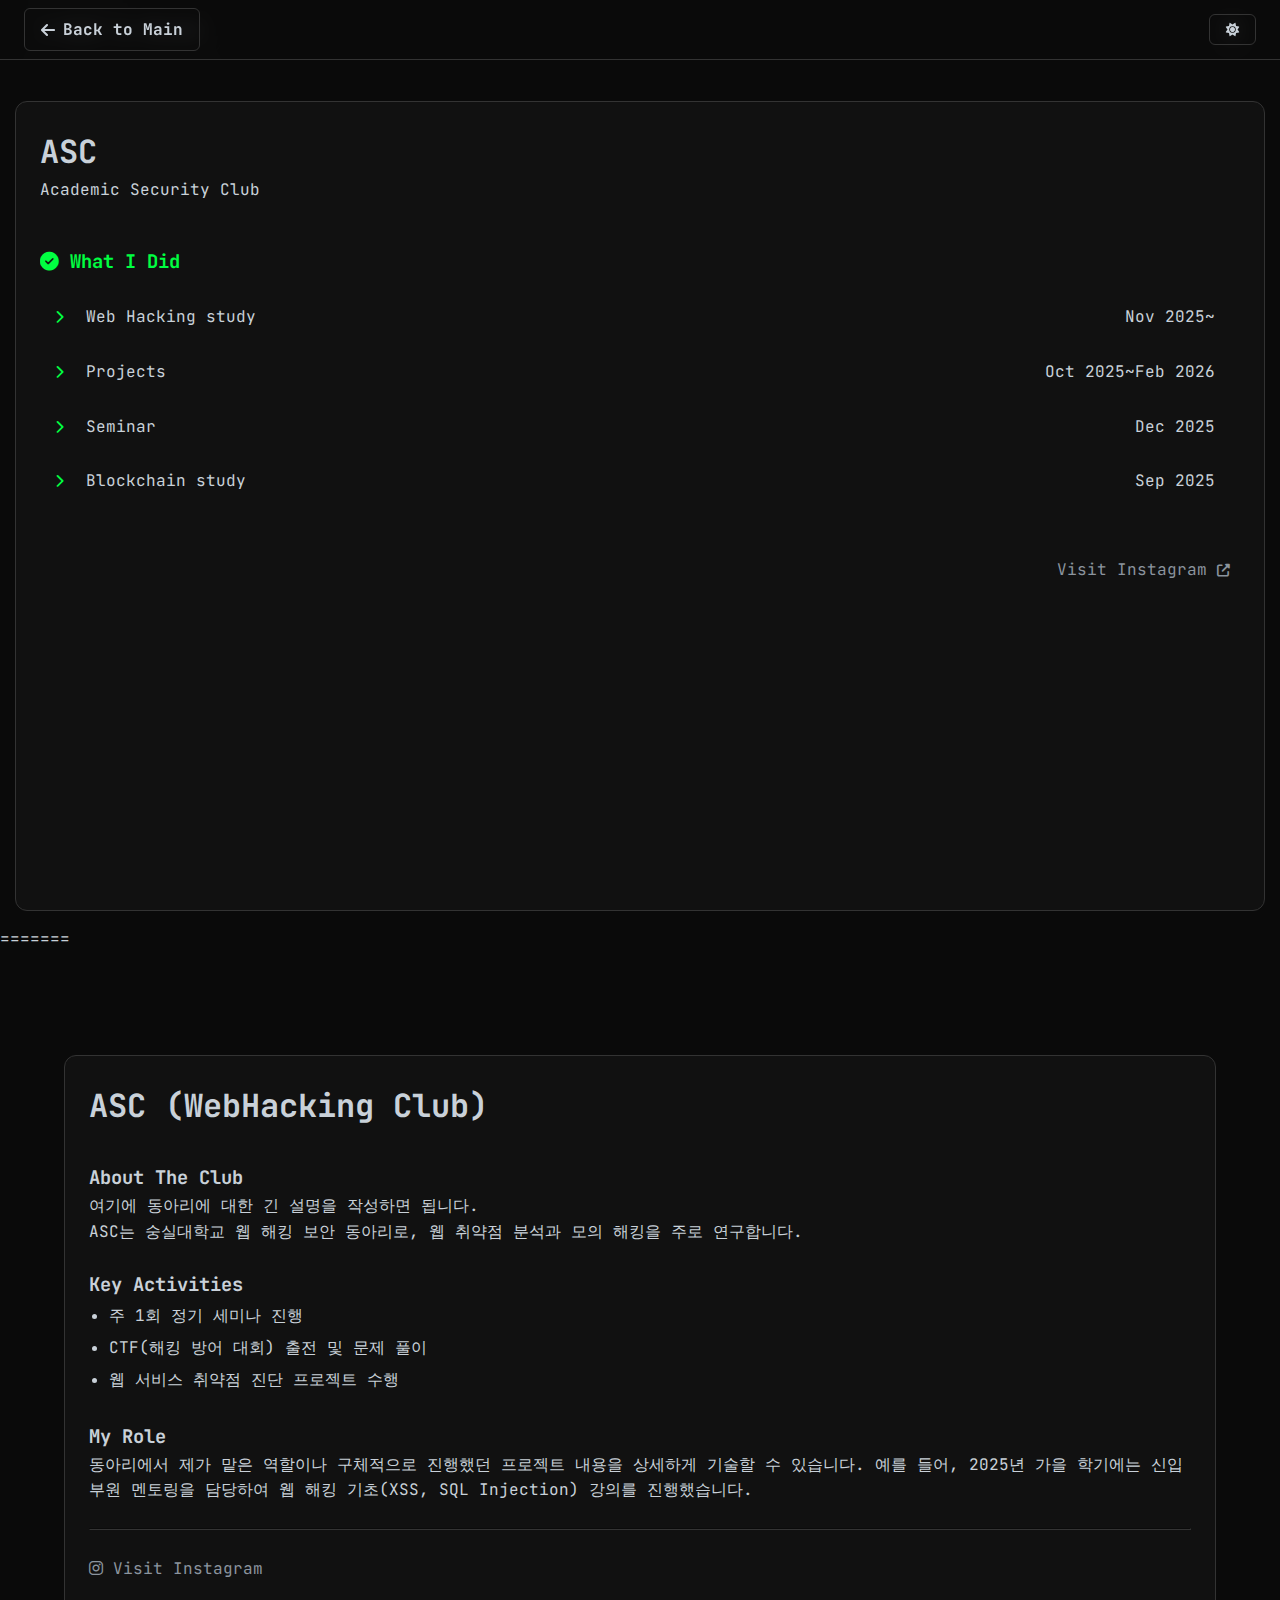
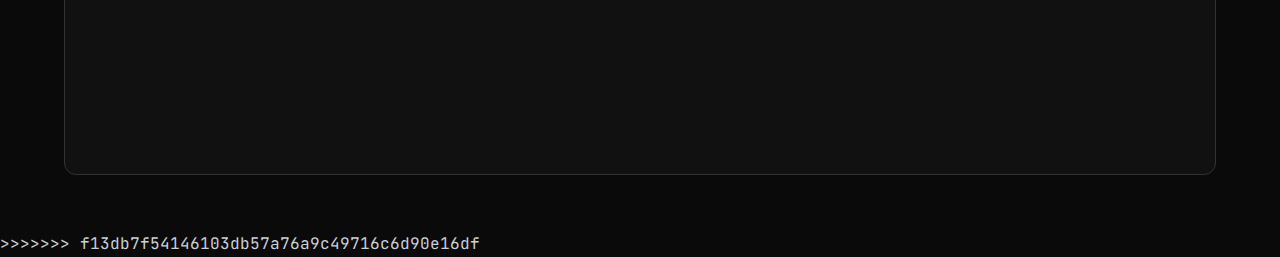
<file: asc_detail.html>
<<<<<<< HEAD
<!DOCTYPE html>
<html lang="en">
<head>
    <meta charset="UTF-8">
    <meta name="viewport" content="width=device-width, initial-scale=1.0">
    <title>Club Detail - ASC</title>
    
    <link rel="stylesheet" href="style.css">
    
    <link rel="preconnect" href="https://fonts.googleapis.com">
    <link rel="preconnect" href="https://fonts.gstatic.com" crossorigin>
    <link href="https://fonts.googleapis.com/css2?family=JetBrains+Mono:wght@100..800&display=swap" rel="stylesheet">
    <link rel="stylesheet" href="https://cdnjs.cloudflare.com/ajax/libs/font-awesome/6.4.0/css/all.min.css">
</head>

<body>
    <div class="scanlines"></div>

    <header id="hud-header">
        <div class="brand">
            <a href="index.html" class="hud-btn" style="text-decoration: none;">
                <i class="fas fa-arrow-left"></i> Back to Resume
            </a>
        </div>
        <nav class="hud-controls">
            <button id="themeBtn" class="hud-btn"><i class="fas fa-sun"></i></button>
        </nav>
    </header>

   <main class="bento-grid" style="
        max-width: none !important;
        width: 100%;
        height: calc(100vh - 60px);
        margin-top: 60px;
        padding: 15px;
        box-sizing: border-box;
        display: flex;
    ">
        
        <article class="card" style="
            width: 100%;
            height: 100%;
            display: flex;
            flex-direction: column;
            margin: 0;             
        ">
            
            <div class="card-header">
                <h1>ASC</h1>
                <span class="dimmed">Academic Security Club</span>
                <div class="deco-line" style="margin-top: 15px;"></div>
            </div>

            <div class="detail-content" style="
                margin-top: 30px; 
                flex: 1;
                overflow-y: auto;
                padding-right: 10px;
            ">

                <section>
    <h3 style="color: var(--primary); margin-bottom: 15px;">
        <i class="fas fa-check-circle"></i> What I Did
    </h3>

    <li class="accordion-item" onclick="toggleDetail(this)">
        <div class="accordion-header">
            <span>
                <i class="fas fa-chevron-right arrow-icon"></i> 
                Web Hacking study
            </span>
            <span class="dimmed">Nov 2025~</span>
        </div>
        
        <div class="accordion-body">
            <div class="detail-text">
                <ul class="clean-list">
                    <li>Cookie Sandwich Technique<span class="dimmed">Cookie Injection</span></li>
                    <li>Script Gadget Technique<span class="dimmed">DOM-based XSS</span></li>
                    <li>Impedance Mismatch Technique<span class="dimmed">SQL Injection</span></li>
                </ul>
            </div>
        </div>
    </li>

    <li class="accordion-item" style="margin-top: 5px;" onclick="toggleDetail(this)">
        <div class="accordion-header">
            <span>
                <i class="fas fa-chevron-right arrow-icon"></i> 
                Projects
            </span>
            <span class="dimmed">Oct 2025~Feb 2026</span>
        </div>
        
        <div class="accordion-body">
            <div class="detail-text">
                <ul class="clean-list">
                    <li>Linux Vulnerability Scanner<span class="dimmed">Bash Shell</span></li>
                    <li>React2shell Analysis<span class="dimmed">React</span></li>
                </ul>
            </div>
        </div>
    </li>

    <li class="accordion-item" style="margin-top: 5px;" onclick="toggleDetail(this)">
        <div class="accordion-header">
            <span>
                <i class="fas fa-chevron-right arrow-icon"></i> 
                Seminar
            </span>
            <span class="dimmed">Dec 2025</span>
        </div>
        
        <div class="accordion-body">
            <div class="detail-text">
                <ul class="clean-list">
                    <li>ASC & Swing Joint Seminar<span class="dimmed">2025.12.20</span></li>
                </ul>
            </div>
        </div>
    </li>
    <li class="accordion-item" style="margin-top: 5px;" onclick="toggleDetail(this)">
        <div class="accordion-header">
            <span>
                <i class="fas fa-chevron-right arrow-icon"></i> 
                Blockchain study
            </span>
            <span class="dimmed"> Sep 2025</span>
        </div>
        
        <div class="accordion-body">
            <div class="detail-text">
                <ul class="clean-list">
                    <li>Ethernaut Openzeppelin(1-11,17)<span class="dimmed">ethernaut CTF</span></li>
                    <li>CryptoZombies(Lesson 1,2)<span class="dimmed">Solidity</span></li>
                </ul>
            </div>
        </div>
    </li>

</section>

                <br><br>
                
                <div style="text-align: right;">
                    <a href="https://instagram.com/ssu_asc" target="_blank" class="social-btn" style="text-decoration: none; font-size: 1rem;">
                        Visit Instagram <i class="fas fa-external-link-alt" style="font-size: 0.8rem;"></i>
                    </a>
                </div>

            </div>
        </article>
    </main>

    <script src="script.js"></script>
    <style>
    
    /* [새로 추가된 부분] 리스트 아이템 정렬 및 줄바꿈 방지 */
    .clean-list {
        margin-top: 10px;
        padding-left: 10px; /* 들여쓰기 유지 */
    }
    
    .clean-list li {
        display: flex;               /* 양쪽 정렬을 위해 Flexbox 사용 */
        justify-content: space-between; /* 왼쪽 글자와 오른쪽 글자를 양 끝으로 */
        align-items: center;         /* 수직 중앙 정렬 */
        margin-bottom: 8px;          /* 항목 간 간격 */
    }

    /* 오른쪽 흐린 텍스트 (Bash Shell 등) 설정 */
    .clean-list li .dimmed {
        white-space: nowrap;  /* [핵심] 줄바꿈 절대 금지 */
        margin-left: 15px;    /* 왼쪽 글자와 최소한 이만큼은 떨어지게 */
        flex-shrink: 0;       /* 공간이 좁아져도 찌그러지지 않게 */
    }

    /* 기존 스타일들 */
    .accordion-item {
        display: block !important;
        cursor: pointer;
        transition: background-color 0.2s;
    }
    .accordion-item:hover {
        background-color: rgba(255, 255, 255, 0.03);
    }

    .accordion-header {
        display: flex; 
        justify-content: space-between; 
        align-items: center;
        width: 100%;
        padding: 12px 15px; 
        box-sizing: border-box; 
    }

    .accordion-body {
        max-height: 0;
        overflow: hidden;
        transition: max-height 0.3s ease-out;
        opacity: 0.8;
    }
    
    .detail-text {
        /* 들여쓰기 값 유지 */
        padding: 10px 15px 15px 0px; 
        font-size: 0.95em;
        line-height: 1.6;
        border-top: 1px dashed rgba(255, 255, 255, 0.1);
        margin-top: 0; 
    }

    .arrow-icon {
        margin-right: 12px;
        font-size: 0.85em;
        transition: transform 0.3s;
        color: var(--primary);
        transform-origin: center; 
    }
    .accordion-item.active .arrow-icon {
        transform: rotate(90deg);
    }
</style>

<script>
    function toggleDetail(element) {
        element.classList.toggle('active');
        
        var body = element.querySelector('.accordion-body');
        if (body.style.maxHeight) {
            body.style.maxHeight = null;
        } else {
            body.style.maxHeight = body.scrollHeight + "px";
        }
    }
</script>
</body>
=======
<!DOCTYPE html>
<html lang="en">
<head>
    <meta charset="UTF-8">
    <meta name="viewport" content="width=device-width, initial-scale=1.0">
    <title>Club Detail - ASC</title>
    
    <link rel="stylesheet" href="style.css">
    
    <link rel="preconnect" href="https://fonts.googleapis.com">
    <link rel="preconnect" href="https://fonts.gstatic.com" crossorigin>
    <link href="https://fonts.googleapis.com/css2?family=JetBrains+Mono:wght@100..800&display=swap" rel="stylesheet">
    <link rel="stylesheet" href="https://cdnjs.cloudflare.com/ajax/libs/font-awesome/6.4.0/css/all.min.css">
</head>

<body>
    <div class="scanlines"></div>

    <header id="hud-header">
        <div class="brand">
            <a href="index.html" class="hud-btn" style="text-decoration: none;">
                <i class="fas fa-arrow-left"></i> Back to Main
            </a>
        </div>
        
        <nav class="hud-controls">
            <button id="themeBtn" class="hud-btn" aria-label="Toggle Theme">
                <i class="fas fa-sun"></i>
            </button>
        </nav>
    </header>

    <main class="bento-grid" style="grid-template-columns: 1fr; grid-template-areas: 'content';">
        
        <article class="card" style="grid-area: content; min-height: 80vh;">
            <div class="card-header">
                <h1>ASC (WebHacking Club)</h1>
                <div class="deco-line"></div>
            </div>

            <div class="detail-content" style="margin-top: 2rem; color: var(--secondary);">
                
                <h3>About The Club</h3>
                <p>
                    여기에 동아리에 대한 긴 설명을 작성하면 됩니다.<br>
                    ASC는 숭실대학교 웹 해킹 보안 동아리로, 웹 취약점 분석과 모의 해킹을 주로 연구합니다.
                </p>
                <br>
                
                <h3>Key Activities</h3>
                <ul style="padding-left: 20px; line-height: 2;">
                    <li>주 1회 정기 세미나 진행</li>
                    <li>CTF(해킹 방어 대회) 출전 및 문제 풀이</li>
                    <li>웹 서비스 취약점 진단 프로젝트 수행</li>
                </ul>
                <br>

                <h3>My Role</h3>
                <p>
                    동아리에서 제가 맡은 역할이나 구체적으로 진행했던 프로젝트 내용을 상세하게 기술할 수 있습니다.
                    예를 들어, 2025년 가을 학기에는 신입 부원 멘토링을 담당하여 웹 해킹 기초(XSS, SQL Injection) 강의를 진행했습니다.
                </p>
                
                <br>
                <hr style="border-color: var(--border); opacity: 0.3;">
                <br>

                <div class="links">
                    <a href="https://instagram.com/ssu_asc" target="_blank" class="social-btn" style="text-decoration: none;">
                        <i class="fab fa-instagram"></i> Visit Instagram
                    </a>
                </div>

            </div>
        </article>

    </main>

    <script src="script.js"></script>
</body>
>>>>>>> f13db7f54146103db57a76a9c49716c6d90e16df
</html>
</file>
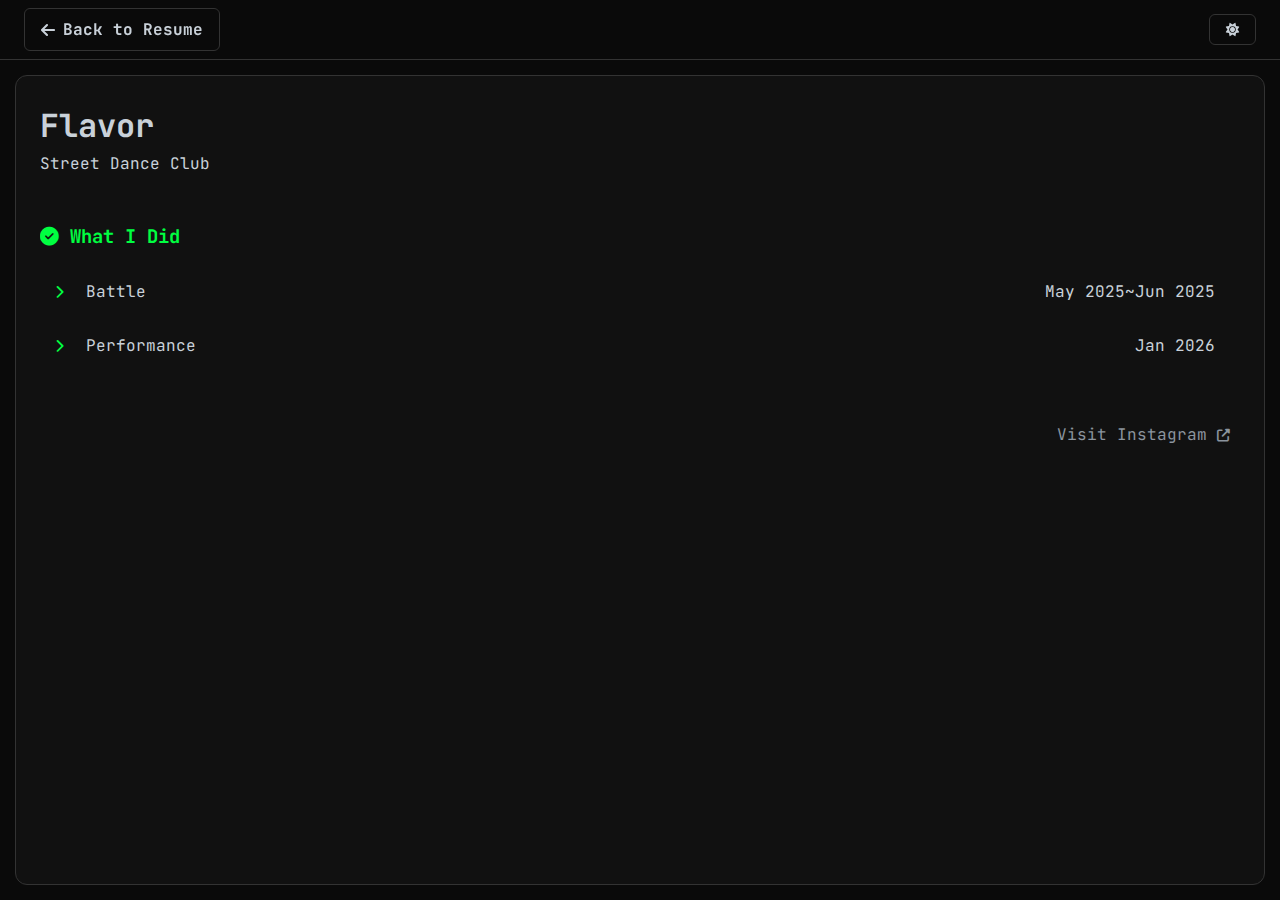
<file: flavor_detail.html>
<!DOCTYPE html>
<html lang="en">
<head>
    <meta charset="UTF-8">
    <meta name="viewport" content="width=device-width, initial-scale=1.0">
    <title>Club Detail - Flavor</title>
    
    <link rel="stylesheet" href="style.css">
    
    <link rel="preconnect" href="https://fonts.googleapis.com">
    <link rel="preconnect" href="https://fonts.gstatic.com" crossorigin>
    <link href="https://fonts.googleapis.com/css2?family=JetBrains+Mono:wght@100..800&display=swap" rel="stylesheet">
    <link rel="stylesheet" href="https://cdnjs.cloudflare.com/ajax/libs/font-awesome/6.4.0/css/all.min.css">
</head>

<body>
    <div class="scanlines"></div>

    <header id="hud-header">
        <div class="brand">
            <a href="index.html" class="hud-btn" style="text-decoration: none;">
                <i class="fas fa-arrow-left"></i> Back to Resume
            </a>
        </div>
        <nav class="hud-controls">
            <button id="themeBtn" class="hud-btn"><i class="fas fa-sun"></i></button>
        </nav>
    </header>

   <main class="bento-grid" style="
        max-width: none !important;
        width: 100%;
        height: calc(100vh - 60px);
        margin-top: 60px;
        padding: 15px;
        box-sizing: border-box;
        display: flex;
    ">
        
        <article class="card" style="
            width: 100%;
            height: 100%;
            display: flex;
            flex-direction: column;
            margin: 0;             
        ">
            
            <div class="card-header">
                <h1>Flavor</h1>
                <span class="dimmed">Street Dance Club</span>
                <div class="deco-line" style="margin-top: 15px;"></div>
            </div>

            <div class="detail-content" style="
                margin-top: 30px; 
                flex: 1;
                overflow-y: auto;
                padding-right: 10px;
            ">

                <section>
                    <h3 style="color: var(--primary); margin-bottom: 15px;">
                        <i class="fas fa-check-circle"></i> What I Did
                    </h3>

                    <li class="accordion-item" onclick="toggleDetail(this)">
                        <div class="accordion-header">
                            <span>
                                <i class="fas fa-chevron-right arrow-icon"></i> 
                                Battle
                            </span>
                            <span class="dimmed">May 2025~Jun 2025</span>
                        </div>
                        
                        <div class="accordion-body">
                            <div class="detail-text">
                                <ul class="clean-list">
                                    <li>
                                        <span>ROF(Winner)</span>
                                        
                                        <a href="https://www.youtube.com/watch?v=mZ-XEEZqCHo" target="_blank" class="yt-link">
                                            <i class="fab fa-youtube"></i> Watch
                                        </a>
                                    </li>
                                    <li>
                                        <span>FOF(Round of 12)</span>
                                        <a href="https://www.youtube.com/watch?v=ihZwH00fPTU" target="_blank" class="yt-link">
                                            <i class="fab fa-youtube"></i> Watch
                                        </a>
                                    </li>
                                </ul>
                            </div>
                        </div>
                    </li>

                    <li class="accordion-item" style="margin-top: 5px;" onclick="toggleDetail(this)">
                        <div class="accordion-header">
                            <span>
                                <i class="fas fa-chevron-right arrow-icon"></i> 
                                Performance
                            </span>
                            <span class="dimmed">Jan 2026</span>
                        </div>
                        
                        <div class="accordion-body">
                            <div class="detail-text">
                                <ul class="clean-list">
                                    <li>
                                        <span>27th Gen Performance</span>
                                        <a href="https://www.youtube.com/watch?v=KH5xI_ClqHg" target="_blank" class="yt-link">
                                            <i class="fab fa-youtube"></i> Watch
                                        </a>
                                    </li>
                                    <li>
                                        <span>Breaking</span>
                                        <a href="https://www.youtube.com/watch?v=EbcXJz660Cg" target="_blank" class="yt-link">
                                            <i class="fab fa-youtube"></i> Watch
                                        </a>
                                    </li>
                                </ul>
                            </div>
                        </div>
                    </li>

                </section>

                <br><br>
                
                <div style="text-align: right;">
                    <a href="https://instagram.com/ssu_flavor" target="_blank" class="social-btn" style="text-decoration: none; font-size: 1rem;">
                        Visit Instagram <i class="fas fa-external-link-alt" style="font-size: 0.8rem;"></i>
                    </a>
                </div>

            </div>
        </article>
    </main>

    <script src="script.js"></script>
    <style>
    
    /* 리스트 스타일 (기존 유지) */
    .clean-list {
        margin-top: 10px;
        padding-left: 10px;
    }
    
    .clean-list li {
        display: flex;
        justify-content: space-between;
        align-items: center;
        margin-bottom: 8px;
    }

    /* 유튜브 링크 스타일 */
    .yt-link {
        color: #888;          /* 기본 회색 */
        text-decoration: none;
        font-size: 0.9em;
        transition: color 0.2s;
        
        white-space: nowrap;  /* 줄바꿈 방지 */
        margin-left: 15px;
        flex-shrink: 0;
    }

    .yt-link:hover {
        color: #ff0000;       /* 호버 시 유튜브 빨간색 */
        text-shadow: 0 0 5px rgba(255, 0, 0, 0.3);
    }
    
    .yt-link i {
        margin-right: 4px;
    }

    /* 아코디언 관련 스타일 (ASC와 동일) */
    .accordion-item {
        display: block !important;
        cursor: pointer;
        transition: background-color 0.2s;
    }
    .accordion-item:hover {
        background-color: rgba(255, 255, 255, 0.03);
    }

    .accordion-header {
        display: flex; 
        justify-content: space-between; 
        align-items: center;
        width: 100%;
        padding: 12px 15px; 
        box-sizing: border-box; 
    }

    .accordion-body {
        max-height: 0;
        overflow: hidden;
        transition: max-height 0.3s ease-out;
        opacity: 0.8;
    }
    
    .detail-text {
        padding: 10px 15px 15px 0px; 
        font-size: 0.95em;
        line-height: 1.6;
        border-top: 1px dashed rgba(255, 255, 255, 0.1);
        margin-top: 0; 
    }

    .arrow-icon {
        margin-right: 12px;
        font-size: 0.85em;
        transition: transform 0.3s;
        color: var(--primary);
        transform-origin: center; 
    }
    .accordion-item.active .arrow-icon {
        transform: rotate(90deg);
    }
</style>

<script>
    function toggleDetail(element) {
        // 클릭한 대상이 링크(a 태그)라면 아코디언 토글을 하지 않음
        if(event.target.closest('a')) return;

        element.classList.toggle('active');
        
        var body = element.querySelector('.accordion-body');
        if (body.style.maxHeight) {
            body.style.maxHeight = null;
        } else {
            body.style.maxHeight = body.scrollHeight + "px";
        }
    }
</script>
</body>
</html>
</file>
<file: style.css>
/*... 기존 Design Tokens 및 설정 유지... */
:root {
    --bg-core: #0a0a0a;
    --bg-card: #111111;
    --bg-card-hover: #161616;
    --border: #333333;
    --primary: #00ff41; 
    --secondary: #c9d1d9;
    --muted: #8b949e;
    --accent-red: #ff003c; 
    --accent-blue: #00f0ff; 
    --font-mono: 'JetBrains Mono', monospace;
    --gap: 16px;
    --radius: 12px;
}

* { box-sizing: border-box; margin: 0; padding: 0; }
body { background-color: var(--bg-core); color: var(--secondary); font-family: var(--font-mono); line-height: 1.6; overflow-x: hidden; min-height: 100vh; display: flex; flex-direction: column; transition: background-color 0.3s, color 0.3s; }

/*... Scrollbar, HUD Header 스타일 유지... */
::-webkit-scrollbar { width: 8px; }
::-webkit-scrollbar-track { background: var(--bg-core); }
::-webkit-scrollbar-thumb { background: var(--border); border-radius: 4px; }
::-webkit-scrollbar-thumb:hover { background: var(--primary); }

#hud-header { position: fixed; top: 0; width: 100%; height: 60px; background: rgba(10, 10, 10, 0.8); backdrop-filter: blur(10px); border-bottom: 1px solid var(--border); display: flex; justify-content: space-between; align-items: center; padding: 0 24px; z-index: 1000; }
.brand { display: flex; align-items: center; gap: 10px; font-weight: 700; }
.status-indicator { width: 10px; height: 10px; background: var(--primary); border-radius: 50%; box-shadow: 0 0 10px var(--primary); animation: pulse 2s infinite; }
.hud-btn { background: transparent; border: 1px solid var(--border); color: var(--secondary); padding: 8px 16px; border-radius: 6px; cursor: pointer; font-family: var(--font-mono); display: flex; align-items: center; gap: 8px; transition: all 0.2s ease; }
.hud-btn:hover { border-color: var(--primary); color: var(--primary); background: rgba(0, 255, 65, 0.05); }
.shortcut-hint { font-size: 0.75rem; opacity: 0.6; background: #333; padding: 2px 6px; border-radius: 4px; display: none; }
@media (min-width: 768px) {.shortcut-hint { display: inline-block; } }

/*... Bento Grid 스타일 유지... */
.bento-grid { margin-top: 80px; padding: 24px; max-width: 1200px; margin-left: auto; margin-right: auto; display: grid; gap: var(--gap); grid-template-columns: 1fr; grid-template-areas: "profile" "stats" "projects" "stack" "activity" "awards" "social"; }
@media (min-width: 768px) {.bento-grid { grid-template-columns: repeat(4, 1fr); grid-template-rows: auto auto auto; grid-template-areas: "profile profile stats stats" "stack projects projects projects" "activity projects projects projects" "awards awards social social"; } }

/*... Card 스타일 유지... */
.card { background: var(--bg-card); border: 1px solid var(--border); border-radius: var(--radius); padding: 24px; position: relative; overflow: hidden; transition: transform 0.2s, border-color 0.2s, box-shadow 0.2s; }
.card:hover { transform: translateY(-2px); border-color: var(--primary); box-shadow: 0 4px 20px rgba(0, 0, 0, 0.5); }
.profile-card { display: flex; flex-direction: column; justify-content: center; min-height: 280px; background: linear-gradient(145deg, var(--bg-card) 0%, #1a1a1a 100%); }
.glitch { font-size: 3.5rem; font-weight: 800; color: var(--secondary); position: relative; }
.glitch::before,.glitch::after { content: attr(data-text); position: absolute; top: 0; left: 0; width: 100%; height: 100%; background: var(--bg-card); }
.glitch::before { left: 2px; text-shadow: -1px 0 var(--accent-red); clip-path: inset(44% 0 61% 0); animation: glitch-anim-1 2.5s infinite linear alternate-reverse; }
.glitch::after { left: -2px; text-shadow: -1px 0 var(--accent-blue); clip-path: inset(55% 0 10% 0); animation: glitch-anim-2 3s infinite linear alternate-reverse; }
.status-badges { display: flex; gap: 10px; margin-top: 15px; }
.badge { background: rgba(0, 255, 65, 0.1); color: var(--primary); padding: 4px 10px; border-radius: 4px; font-size: 0.8rem; border: 1px solid rgba(0, 255, 65, 0.2); }

/* --- GitHub Widget Styling (Updated) --- */
.github-widget-container {
    display: flex;
    justify-content: center;
    align-items: center;
    overflow: hidden;
    width: 100%;
    height: 100%;
    min-height: 150px;
    background: #0d1117; /* GitHub Dark Color Fallback */
    border-radius: 8px;
}
.github-widget-container img {
    max-width: 100%;
    height: auto;
    object-fit: contain;
    display: block;
}
/* 이미지가 깨졌을 때 보이는 텍스트 스타일 */
.github-widget-container img:after { 
    content: " (Stats currently unavailable via API)";
    font-size: 0.8rem;
    color: var(--muted);
}

/*... Project Card 등 기타 스타일 유지... */
.project-list { display: flex; flex-direction: column; gap: 20px; margin-top: 20px; }
.project-item { background: rgba(255,255,255,0.03); padding: 15px; border-radius: 8px; border-left: 2px solid var(--border); transition: border-left-color 0.3s; }
.project-item:hover { border-left-color: var(--primary); }
.p-head { display: flex; justify-content: space-between; margin-bottom: 8px; }
.tag { font-size: 0.75rem; color: var(--bg-core); background: var(--muted); padding: 2px 6px; border-radius: 4px; }
.clean-list { list-style: none; padding: 0; }
.clean-list li { display: flex; justify-content: space-between; padding: 8px 0; border-bottom: 1px solid rgba(255,255,255,0.05); }
.social-links { display: flex; gap: 15px; font-size: 1.5rem; margin-top: 10px; }
.social-btn { color: var(--muted); transition: color 0.3s; }
.social-btn:hover { color: var(--primary); }
.stack-grid { display: grid; grid-template-columns: repeat(3, 1fr); gap: 15px; font-size: 2rem; text-align: center; color: var(--muted); margin-top: 15px; }
.stack-grid i:hover { color: var(--primary); transform: scale(1.1); transition: all 0.2s; }
.activity-row { display: flex; justify-content: space-between; padding: 8px 0; border-bottom: 1px solid rgba(255,255,255,0.05); }

/*... Dialog & Animation Styles... */
.cmd-dialog { position: fixed; top: 20%; left: 50%; transform: translateX(-50%); width: 90%; max-width: 600px; background: var(--bg-card); color: var(--secondary); border: 1px solid var(--border); border-radius: var(--radius); padding: 0; box-shadow: 0 20px 50px rgba(0,0,0,0.8); opacity: 0; pointer-events: none; transition: opacity 0.2s ease; }
.cmd-dialog[open] { opacity: 1; pointer-events: all; display: flex; flex-direction: column; }
.cmd-dialog::backdrop { background: rgba(0, 0, 0, 0.6); backdrop-filter: blur(4px); }
.cmd-header { display: flex; align-items: center; padding: 16px; border-bottom: 1px solid var(--border); }
.cmd-header i { color: var(--muted); margin-right: 12px; }
#cmdInput { flex: 1; background: transparent; border: none; color: var(--secondary); font-family: var(--font-mono); font-size: 1.1rem; outline: none; }
.cmd-list { max-height: 300px; overflow-y: auto; list-style: none; padding: 8px; }
.cmd-item { padding: 12px 16px; border-radius: 6px; cursor: pointer; display: flex; justify-content: space-between; align-items: center; transition: background 0.1s; }
.cmd-item.selected,.cmd-item:hover { background: rgba(255, 255, 255, 0.05); color: var(--primary); }
.cmd-footer { padding: 8px 16px; background: #0f0f0f; border-top: 1px solid var(--border); font-size: 0.75rem; color: var(--muted); display: flex; justify-content: flex-end; gap: 15px; }

@keyframes pulse { 0% { box-shadow: 0 0 0 0 rgba(0, 255, 65, 0.4); } 70% { box-shadow: 0 0 0 10px rgba(0, 255, 65, 0); } 100% { box-shadow: 0 0 0 0 rgba(0, 255, 65, 0); } }
@keyframes glitch-anim-1 { 0% { clip-path: inset(20% 0 80% 0); } 20% { clip-path: inset(60% 0 10% 0); } 100% { clip-path: inset(10% 0 50% 0); } }
@keyframes glitch-anim-2 { 0% { clip-path: inset(10% 0 60% 0); } 20% { clip-path: inset(80% 0 5% 0); } 100% { clip-path: inset(40% 0 20% 0); } }

/* Light Mode Override */
body.light-mode { --bg-core: #f0f0f0; --bg-card: #ffffff; --bg-card-hover: #f9f9f9; --border: #e0e0e0; --secondary: #333333; --primary: #008f24; }
body.light-mode.glitch::before, body.light-mode.glitch::after { background: var(--bg-card); }
</file>
